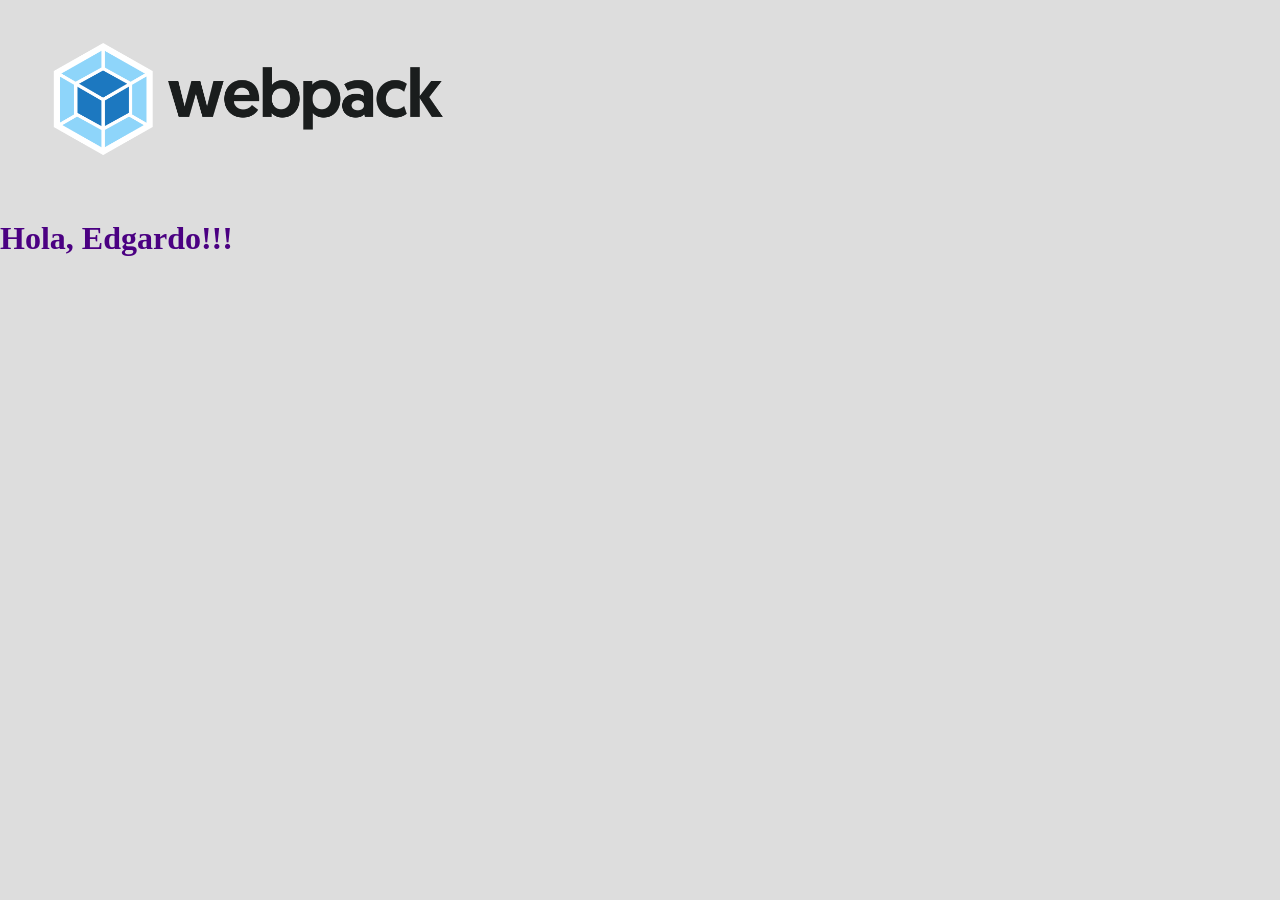
<file: docs/index.html>
<!doctype html><html lang="en"><head><meta charset="UTF-8"><meta http-equiv="X-UA-Compatible" content="IE=edge"><meta name="viewport" content="width=device-width,initial-scale=1"><title>Webpack - mierda</title><script defer="defer" src="main.e2ca8276c311cac1100a.js"></script><link href="main.3277ca3258f96ad85016.css" rel="stylesheet"></head><body><img src="assets/img/webpack-logo.png" alt="Webpack logo"></body></html>
</file>
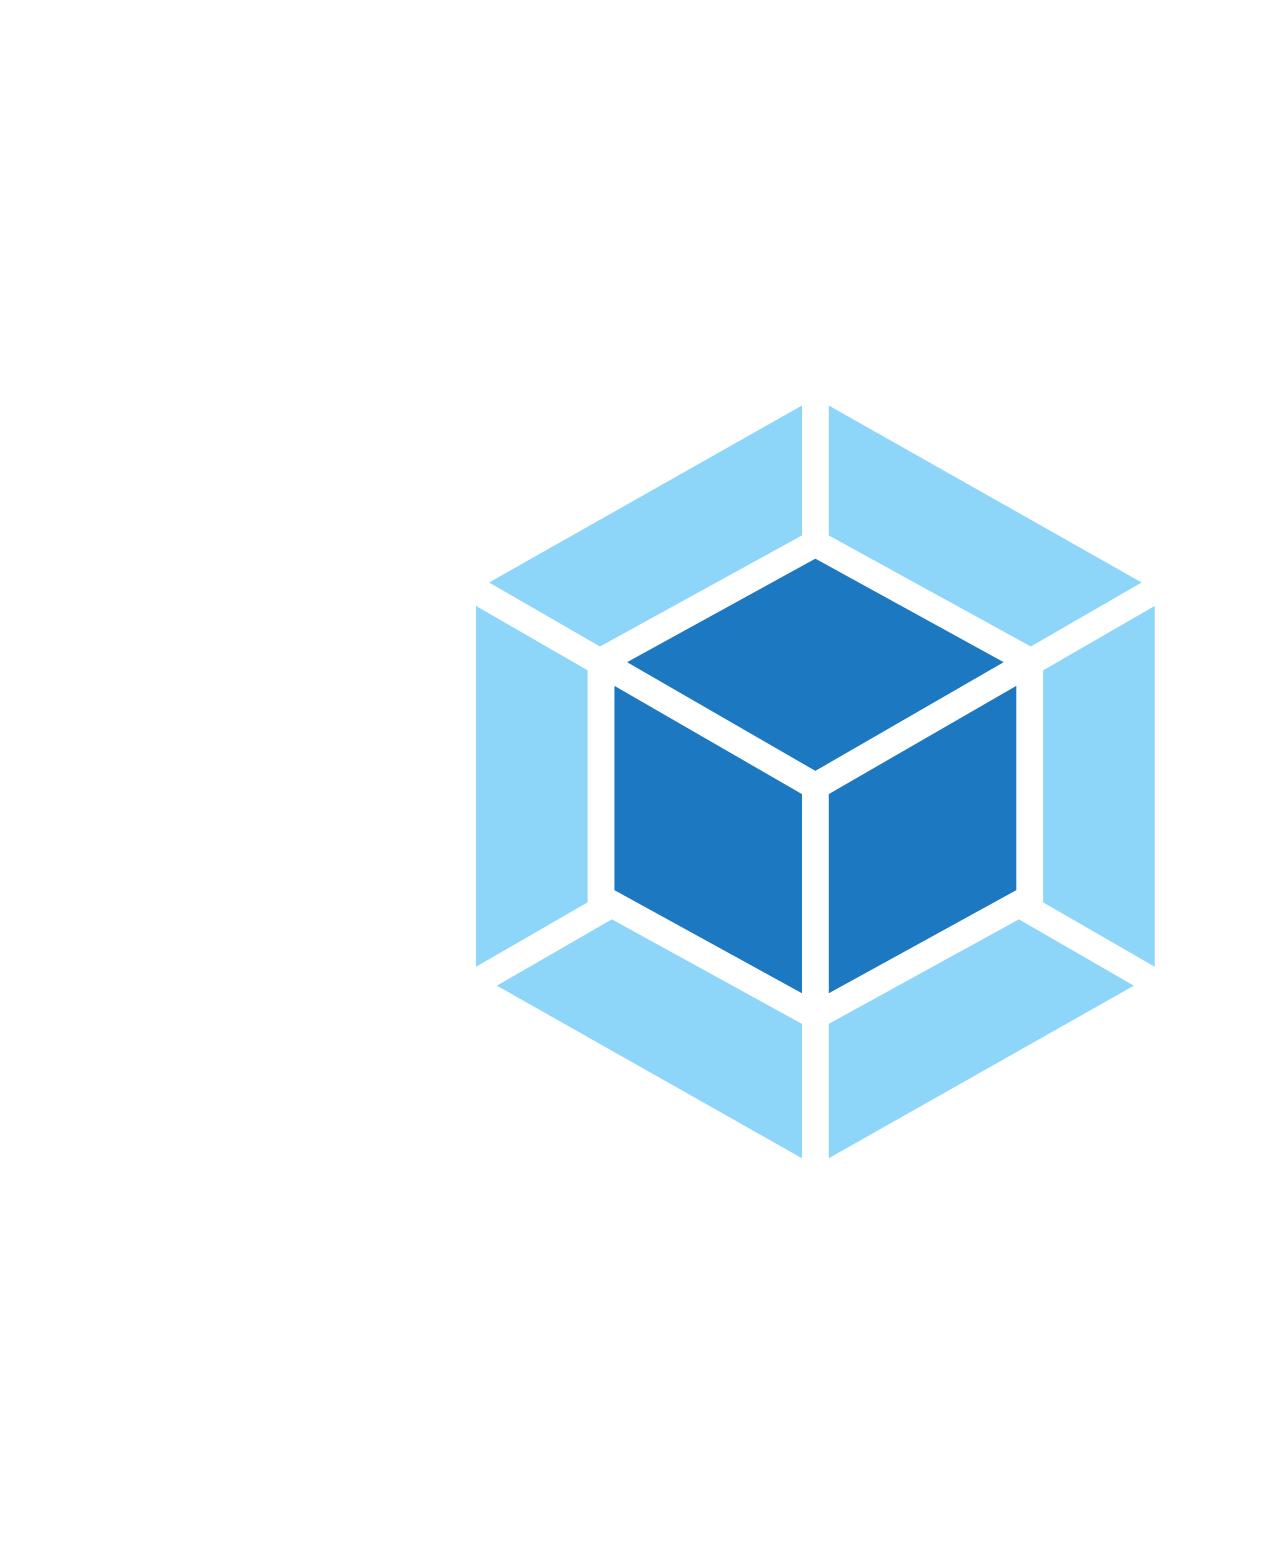
<file: src/index.html>
<!DOCTYPE html>
<html lang="en">
<head>
    <meta charset="UTF-8">
    <meta http-equiv="X-UA-Compatible" content="IE=edge">
    <meta name="viewport" content="width=device-width, initial-scale=1.0">
    <title>Webpack - mierda</title>
</head>
<body>
    <!-- Comentario -->
    <!-- Comentario -->
    <!-- Comentario -->
    <img src="assets/img/webpack-logo.png" alt="Webpack logo">

</body>
</html>
</file>
<file: docs/main.3277ca3258f96ad85016.css>
body,html{background-color:#ddd;margin:0}img{width:500px}
</file>
